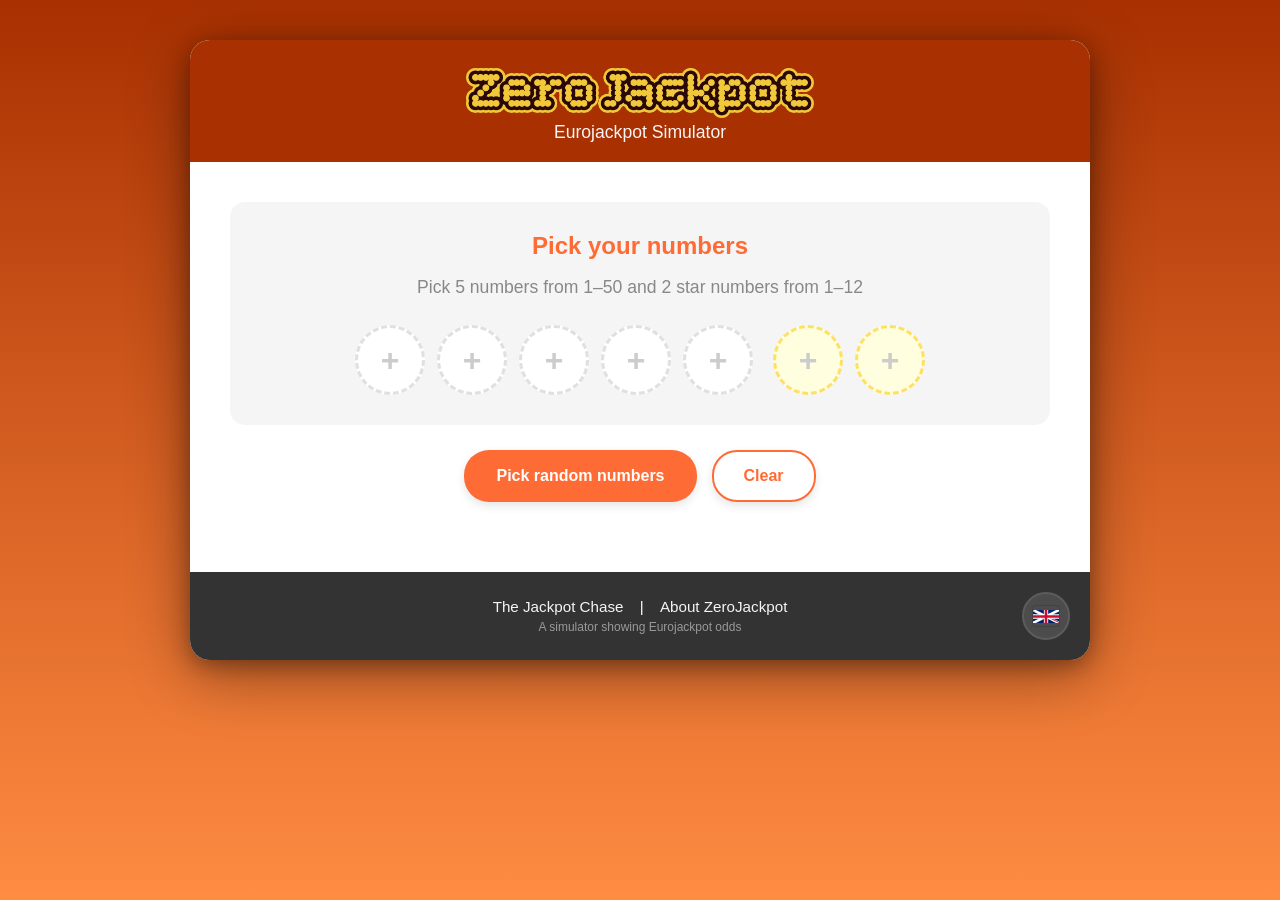
<file: index.html>
<!DOCTYPE html>
<html lang="sv">
<head>
    <meta charset="UTF-8">
    <meta name="viewport" content="width=device-width, initial-scale=1.0">
    
    <!-- Favicon: SVG för moderna webbläsare, PNG som fallback, högupplöst för Apple/hemskärm -->
    <link rel="icon" href="grafik/favicon/01favicon.svg" type="image/svg+xml">
    <link rel="icon" href="grafik/favicon/01favicon.png" type="image/png">
    <link rel="apple-touch-icon" sizes="180x180" href="grafik/manifest/ios/180.png">
    <link rel="apple-touch-icon" sizes="167x167" href="grafik/manifest/ios/167.png">
    <link rel="apple-touch-icon" sizes="152x152" href="grafik/manifest/ios/152.png">
    <link rel="apple-touch-startup-image" href="grafik/manifest/apple-splash-1170x2532.png" media="(device-width: 390px) and (device-height: 844px) and (-webkit-device-pixel-ratio: 3) and (orientation: portrait)">
    <link rel="apple-touch-startup-image" href="grafik/manifest/apple-splash-1284x2778.png" media="(device-width: 428px) and (device-height: 926px) and (-webkit-device-pixel-ratio: 3) and (orientation: portrait)">
    <link rel="apple-touch-startup-image" href="grafik/manifest/apple-splash-1170x2532.png">
    <link rel="manifest" href="manifest.webmanifest">
    <meta name="theme-color" content="#a83001">
    <meta name="apple-mobile-web-app-capable" content="yes">
    <meta name="apple-mobile-web-app-title" content="ZeroJackpot">
    
    <title>ZeroJackpot - Eurojackpot Simulator</title>
    
    <!-- SEO Meta Tags -->
    <meta name="description" content="ZeroJackpot - Gratis Eurojackpot simulator som visar oddsen i verkligheten. Simulera miljontals dragningar på sekunder och se varför lotteri nästan aldrig lönar sig.">
    <meta name="keywords" content="eurojackpot simulator, lotteri odds, eurojackpot sannolikhet, lotteri kalkylator, svenska spel, lotteri simulator">
    <link rel="canonical" href="https://delit.github.io/zerojackpot/">
    
    <!-- Open Graph / Social Media -->
    <meta property="og:title" content="ZeroJackpot - Eurojackpot Simulator">
    <meta property="og:description" content="Simulera miljontals Eurojackpot-dragningar på sekunder. Se oddsen i verkligheten och förstå varför chansen att vinna är nästan obefintlig.">
    <meta property="og:type" content="website">
    <meta property="og:url" content="https://delit.github.io/zerojackpot/">
    <meta property="og:locale" content="sv_SE">
    
    <!-- Twitter Card -->
    <meta name="twitter:card" content="summary_large_image">
    <meta name="twitter:title" content="ZeroJackpot - Eurojackpot Simulator">
    <meta name="twitter:description" content="Simulera miljontals dragningar och se oddsen i verkligheten">
    
    <!-- Language (URL per språk för SEO; sv = utan query) -->
    <link rel="alternate" hreflang="sv" href="https://delit.github.io/zerojackpot/">
    <link rel="alternate" hreflang="en" href="https://delit.github.io/zerojackpot/?lang=en">
    <link rel="alternate" hreflang="de" href="https://delit.github.io/zerojackpot/?lang=de">
    <link rel="alternate" hreflang="es" href="https://delit.github.io/zerojackpot/?lang=es">
    <link rel="alternate" hreflang="x-default" href="https://delit.github.io/zerojackpot/">
    
    <!-- Structured Data (ifylls av i18n.js enligt språk/valuta) -->
    <script type="application/ld+json" id="app-jsonld">{}</script>
    <link rel="preconnect" href="https://fonts.googleapis.com">
    <link rel="preconnect" href="https://fonts.gstatic.com" crossorigin>
    <link href="https://fonts.googleapis.com/css2?family=Bitcount+Grid+Single:wght@400;700&display=swap" rel="stylesheet">
    
    <!-- Preload Critical Resources -->
    <link rel="preload" href="css/styles.css" as="style">
    <link rel="preload" href="js/app.js" as="script">
    
    <link rel="stylesheet" href="css/styles.css">
    <link rel="stylesheet" href="css/mobile.css">
</head>
<body>
    <div class="container">
        <header>
            <a href="index.html" class="header-logo-link" data-i18n="common.headerLogoAria" data-i18n-attr="aria-label" aria-label="ZeroJackpot">
                <img src="grafik/01logo-zero-jackpot@2x.png" alt="ZeroJackpot" class="header-logo" width="1178" height="132" decoding="async">
            </a>
            <p class="subtitle" data-i18n="common.subtitle">Eurojackpot Simulator</p>
        </header>

        <main>
            <section class="selection-panel">
                <div class="selection-group">
                    <h2 class="section-title" data-i18n="home.pickRow">Välj lottorad</h2>
                    <div class="instructions-inline">
                        <p>
                            <span class="desktop-text" data-i18n="home.instrDesktop">Välj 5 nummer mellan 1 och 50 samt 2 stjärnnummer mellan 1 och 12</span>
                            <span class="mobile-text"><span data-i18n="home.instrMobileLine1">Välj 5 nummer mellan 1 och 50</span><br><span data-i18n="home.instrMobileLine2">Välj 2 stjärnnummer mellan 1 och 12</span></span>
                        </p>
                    </div>
                    
                    <div class="number-slots-container">
                        <div class="number-slots" id="mainSlots">
                            <button class="number-slot empty" data-slot="0" data-type="main">+</button>
                            <button class="number-slot empty" data-slot="1" data-type="main">+</button>
                            <button class="number-slot empty" data-slot="2" data-type="main">+</button>
                            <button class="number-slot empty" data-slot="3" data-type="main">+</button>
                            <button class="number-slot empty" data-slot="4" data-type="main">+</button>
                        </div>
                        
                        <div class="number-slots" id="starSlots">
                            <button class="number-slot empty star" data-slot="0" data-type="star">+</button>
                            <button class="number-slot empty star" data-slot="1" data-type="star">+</button>
                        </div>
                    </div>
                </div>

                <div class="action-buttons">
                    <button class="btn btn-secondary" id="generateBtn" data-i18n="home.btnRandom">Slumpa nummer</button>
                    <button class="btn btn-primary" id="resetBtn" data-i18n="home.btnClear">Rensa val</button>
                </div>
            </section>

            <div class="number-picker-modal" id="numberPicker" style="display: none;">
                <div class="modal-overlay" id="modalOverlay"></div>
                <div class="modal-content">
                    <h3 id="pickerTitle" data-i18n="home.pickerDefaultTitle">Välj ett nummer</h3>
                    <div class="picker-grid" id="pickerGrid"></div>
                    <button class="btn btn-secondary" id="closePickerBtn" data-i18n="home.btnClose">Stäng</button>
                </div>
            </div>

            <section class="simulation-panel inactive">
                <h2 data-i18n="home.simHeading">Simulera antal dragningar</h2>
                
                <div class="simulation-buttons">
                    <button class="btn btn-sim" id="sim100" disabled data-i18n="home.sim100">100 st</button>
                    <button class="btn btn-sim" id="sim1000" disabled data-i18n="home.sim1000">1 000 st</button>
                    <button class="btn btn-sim" id="sim10000" disabled data-i18n="home.sim10000">10 000 st</button>
                    <button class="btn btn-sim" id="sim100000" disabled data-i18n="home.sim100000">100 000 st</button>
                    <button class="btn btn-sim" id="sim1000000" disabled data-i18n="home.sim1000000">1 000 000 st</button>
                    <button class="btn btn-sim" id="sim10000000" disabled data-i18n="home.sim10000000">10 000 000 st</button>
                </div>

                <div class="progress-container" id="progressContainer" style="display: none;">
                    <div class="progress-bar">
                        <div class="progress-fill" id="progressFill"></div>
                    </div>
                    <p class="progress-text" id="progressText">0%</p>
                </div>
            </section>

            <section class="results-panel" id="resultsPanel" style="display: none;">
                <h2 data-i18n="home.resultsHeading">Resultat</h2>
                
                <div class="summary-cards">
                    <div class="summary-card">
                        <span class="card-label" data-i18n="home.labelTotalDraws">Antal dragningar</span>
                        <span class="card-value" id="totalDraws">0</span>
                    </div>
                    <div class="summary-card">
                        <span class="card-label" data-i18n="home.labelTotalCost">Total kostnad</span>
                        <span class="card-value" id="totalCost">0 kr</span>
                    </div>
                    <div class="summary-card">
                        <span class="card-label" data-i18n="home.labelTotalWin">Total vinst</span>
                        <span class="card-value" id="totalWin">0 kr</span>
                    </div>
                    <div class="summary-card highlight">
                        <span class="card-label" data-i18n="home.labelNet">Netto resultat</span>
                        <span class="card-value" id="netResult">0 kr</span>
                    </div>
                </div>

                <div class="results-table-container">
                    <h2 data-i18n="home.winDistHeading">Vinstfördelning</h2>
                    <table class="results-table" id="resultsTable">
                        <thead>
                            <tr>
                                <th data-i18n="home.thMatch">Antal rätt</th>
                                <th data-i18n="home.thCount">Antal</th>
                                <th data-i18n="home.thPrizePer">Vinst per rad</th>
                                <th data-i18n="home.thTotalWin">Total vinst</th>
                            </tr>
                        </thead>
                        <tbody id="resultsBody">
                        </tbody>
                    </table>
                </div>

                <div class="best-result" id="bestResult" style="display: none;">
                    <h2 id="bestResultTitle" data-i18n="home.bestDrawHeading">Bästa dragning</h2>
                    <div class="best-result-content" id="bestResultContent"></div>
                </div>

                <div class="investment-comparison" id="investmentComparison" style="display: none;">
                    <h2 data-i18n="home.investHeading">Om du investerat istället</h2>
                    <div class="investment-content">
                        <p class="investment-description"></p>
                        <div class="investment-cards">
                            <div class="investment-card">
                                <span class="card-label" data-i18n="home.labelInvested">Investerat belopp</span>
                                <span class="card-value" id="investedAmount">0 kr</span>
                            </div>
                            <div class="investment-card">
                                <span class="card-label" data-i18n="home.labelValueAfter">Värde efter ränta</span>
                                <span class="card-value" id="investmentValue">0 kr</span>
                            </div>
                            <div class="investment-card">
                                <span class="card-label" data-i18n="home.labelInvestProfit">Vinst på investering</span>
                                <span class="card-value" id="investmentProfit">0 kr</span>
                            </div>
                            <div class="investment-card comparison-card">
                                <span class="card-label" id="comparisonLabel" data-i18n="home.labelDiff">Skillnad</span>
                                <span class="card-value" id="comparisonValue">0 kr</span>
                            </div>
                        </div>
                    </div>
                </div>
            </section>

            <section class="promo-section" id="promoSection" style="display: none;">
                <div class="promo-card">
                    <h2 data-i18n="home.promoTitle">Jakten på Jackpotten</h2>
                    <p data-i18n="home.promoText">En ny dragning varje sekund. Hur många år krävs det för Eurojackpot?</p>
                    <a href="jackpot.html" class="btn btn-promo"><span class="btn-promo-play" aria-hidden="true">▶</span><span data-i18n="home.promoBtn">Se Live-simuleringen</span></a>
                </div>
            </section>
        </main>

        <footer>
            <div class="footer-inner">
                <div class="footer-lang-spacer" aria-hidden="true"></div>
                <div class="footer-copy">
                    <p class="footer-links"><a href="jackpot.html" class="footer-link" data-i18n="common.footerJakten">Jakten på Jackpotten</a> | <a href="about.html" class="footer-link" data-i18n="common.footerAbout">Om ZeroJackpot</a></p>
                    <p class="footer-description" data-i18n="common.footerTagline">En simulator för att visa sannolikheten i Eurojackpot</p>
                </div>
                <div class="footer-lang" data-footer-lang>
                <button type="button" class="footer-lang-trigger" aria-expanded="false" aria-haspopup="menu" aria-controls="footer-lang-menu" data-i18n="common.langLabel" data-i18n-attr="aria-label">
                    <span class="footer-lang-current" data-footer-lang-current aria-hidden="true"><img class="footer-lang-flag-img" src="grafik/flags/sv.svg" alt="" width="28" height="21" decoding="async"></span>
                </button>
                <div class="footer-lang-dropdown" id="footer-lang-menu" role="menu">
                    <button type="button" class="footer-lang-opt" role="menuitem" data-lang-set="sv"><img class="footer-lang-flag-img" src="grafik/flags/sv.svg" alt="" width="28" height="21" decoding="async"><span class="footer-lang-name" data-i18n="common.langNameSv">Svenska</span></button>
                    <button type="button" class="footer-lang-opt" role="menuitem" data-lang-set="en"><img class="footer-lang-flag-img" src="grafik/flags/gb.svg" alt="" width="28" height="21" decoding="async"><span class="footer-lang-name" data-i18n="common.langNameEn">English</span></button>
                    <button type="button" class="footer-lang-opt" role="menuitem" data-lang-set="de"><img class="footer-lang-flag-img" src="grafik/flags/de.svg" alt="" width="28" height="21" decoding="async"><span class="footer-lang-name" data-i18n="common.langNameDe">Deutsch</span></button>
                    <button type="button" class="footer-lang-opt" role="menuitem" data-lang-set="es"><img class="footer-lang-flag-img" src="grafik/flags/es.svg" alt="" width="28" height="21" decoding="async"><span class="footer-lang-name" data-i18n="common.langNameEs">Español</span></button>
                </div>
            </div>
            </div>
        </footer>
    </div>

    <script src="js/logic.js"></script>
    <script src="js/i18n.js"></script>
    <script src="js/app.js"></script>
    <script src="js/pwa-register.js?v=14"></script>
</body>
</html>
</file>
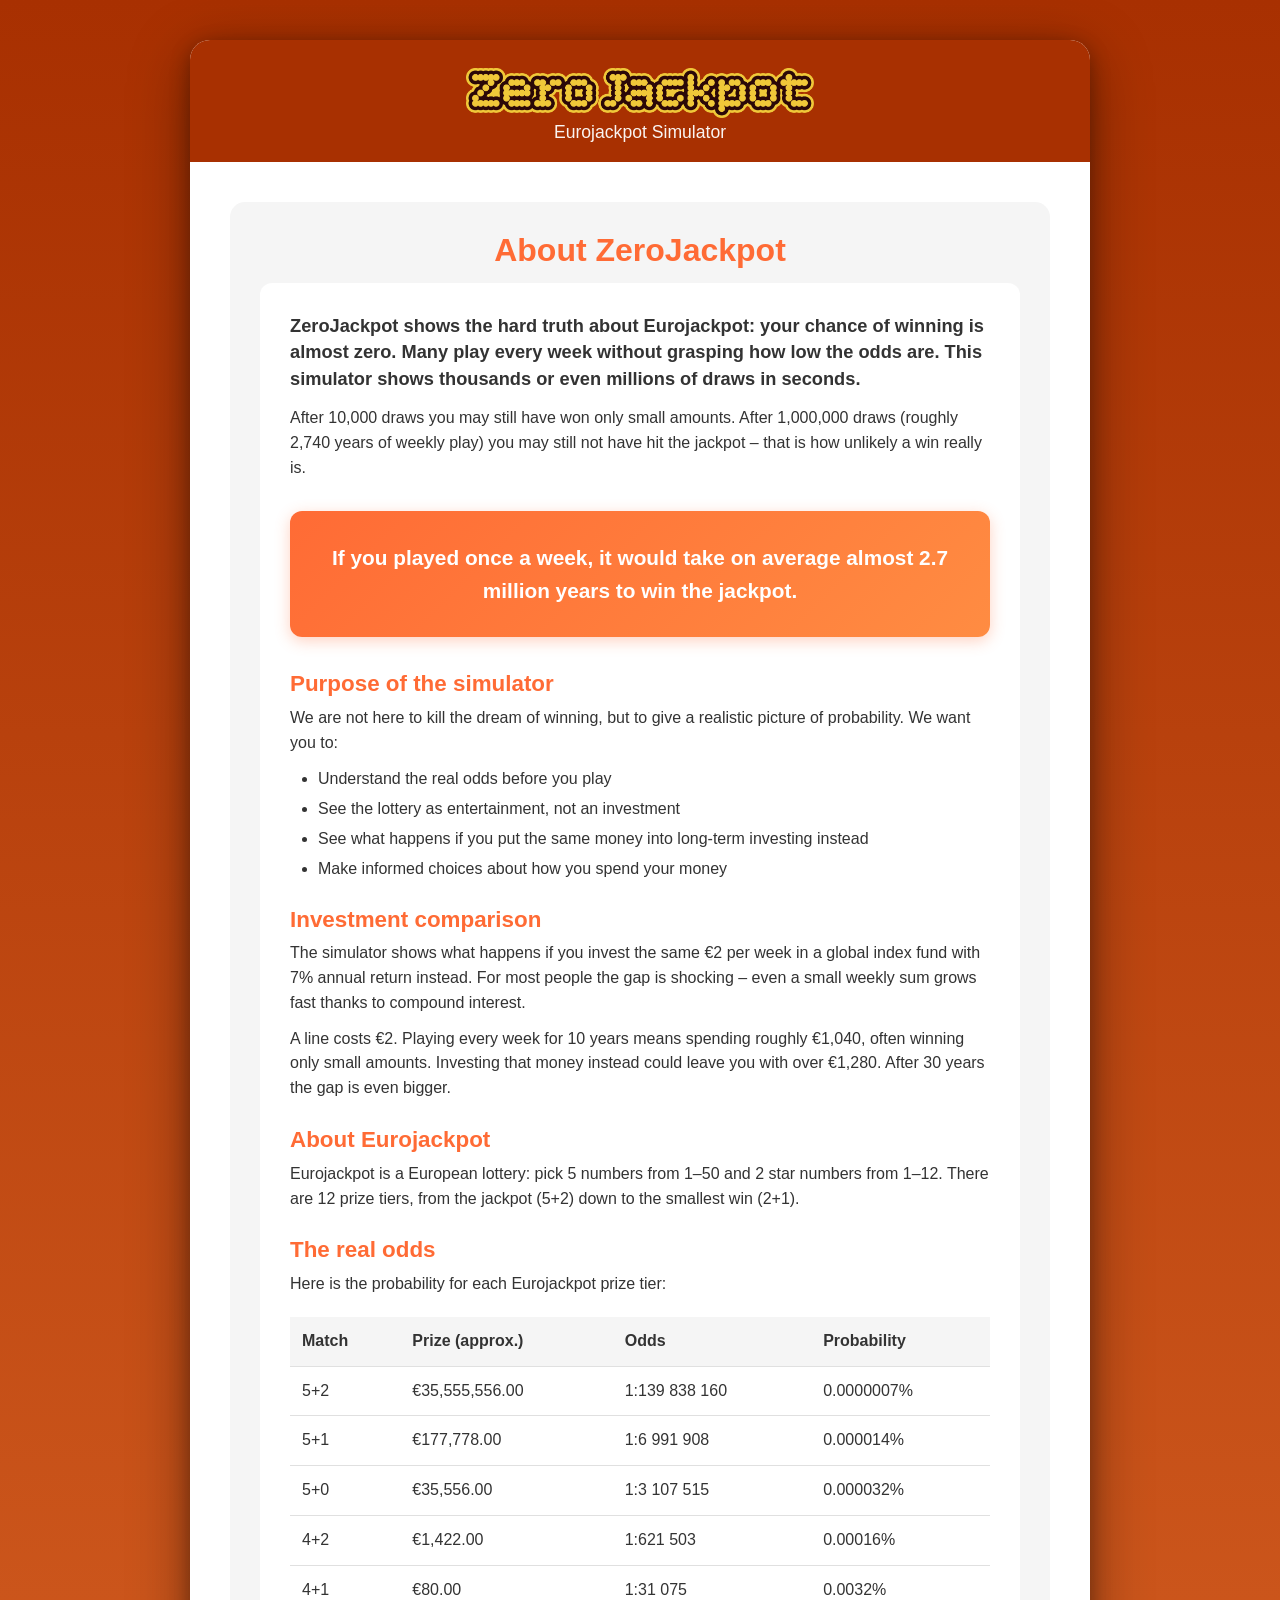
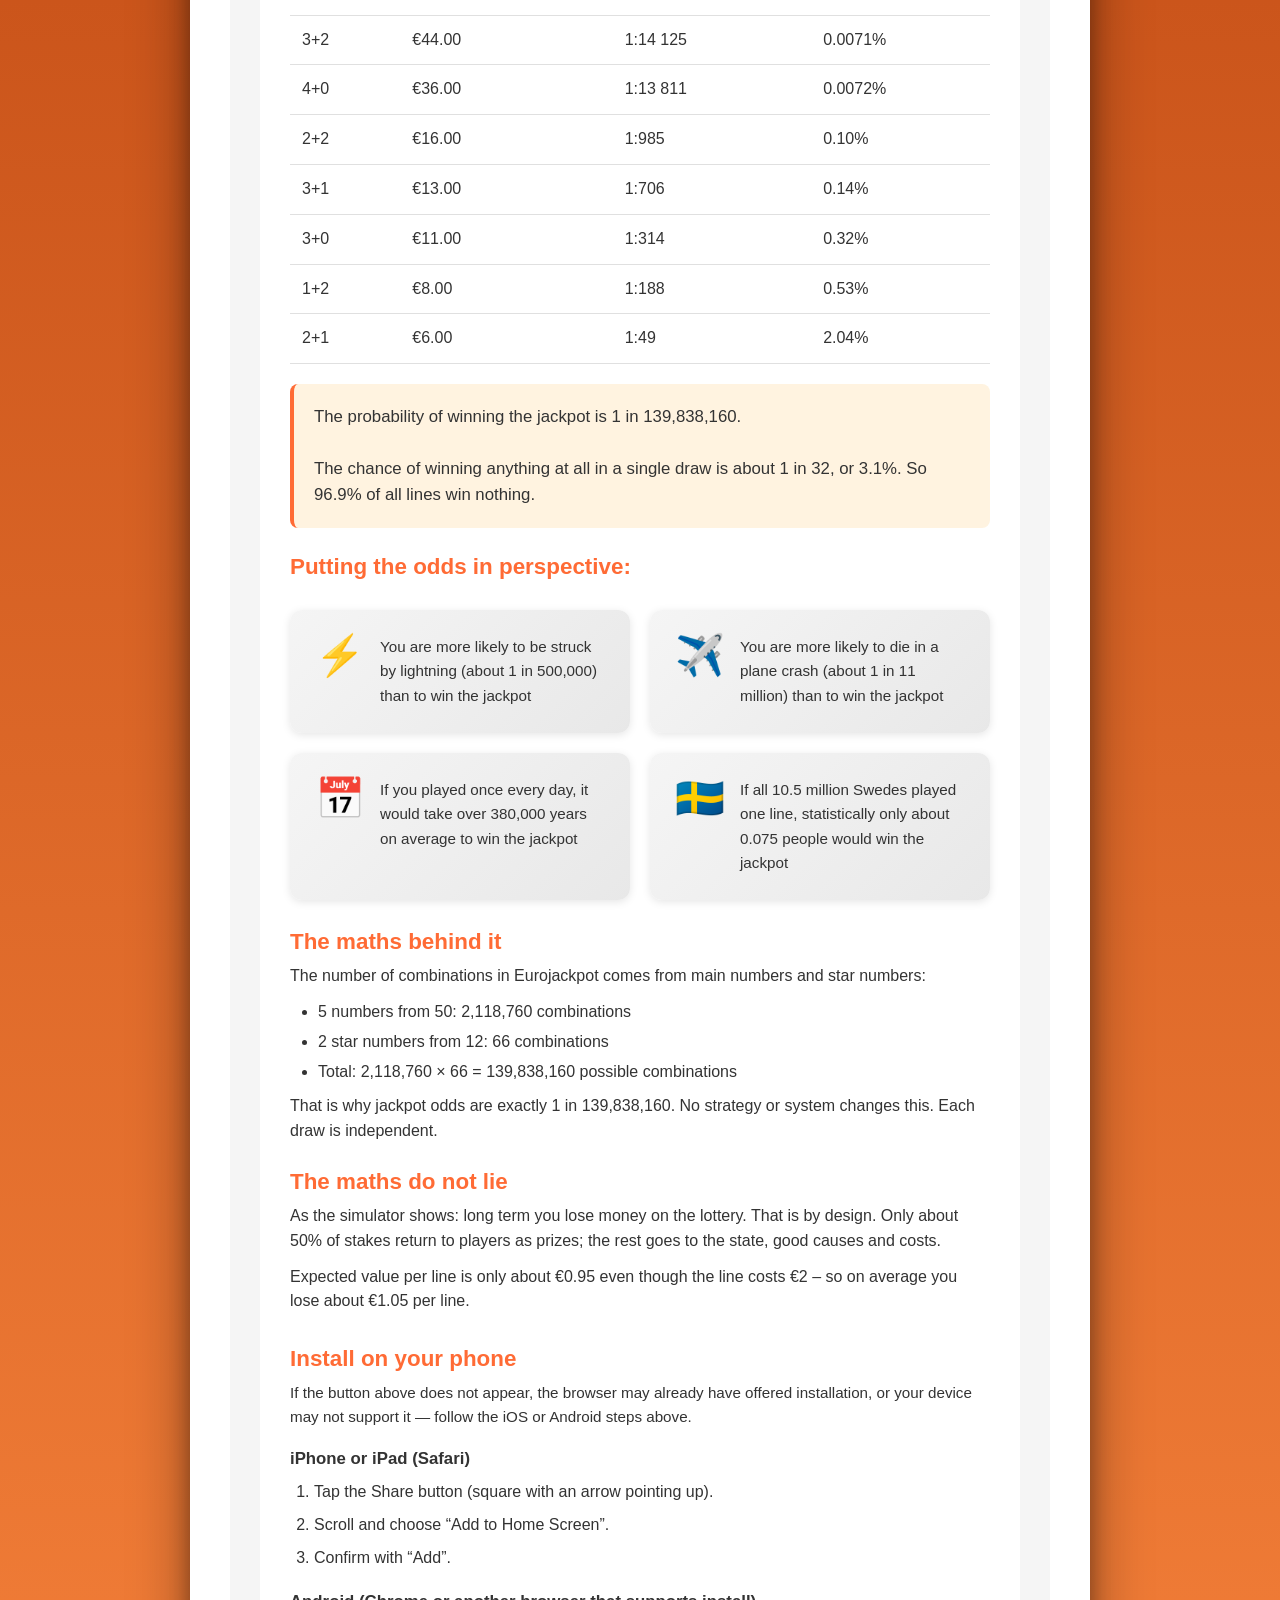
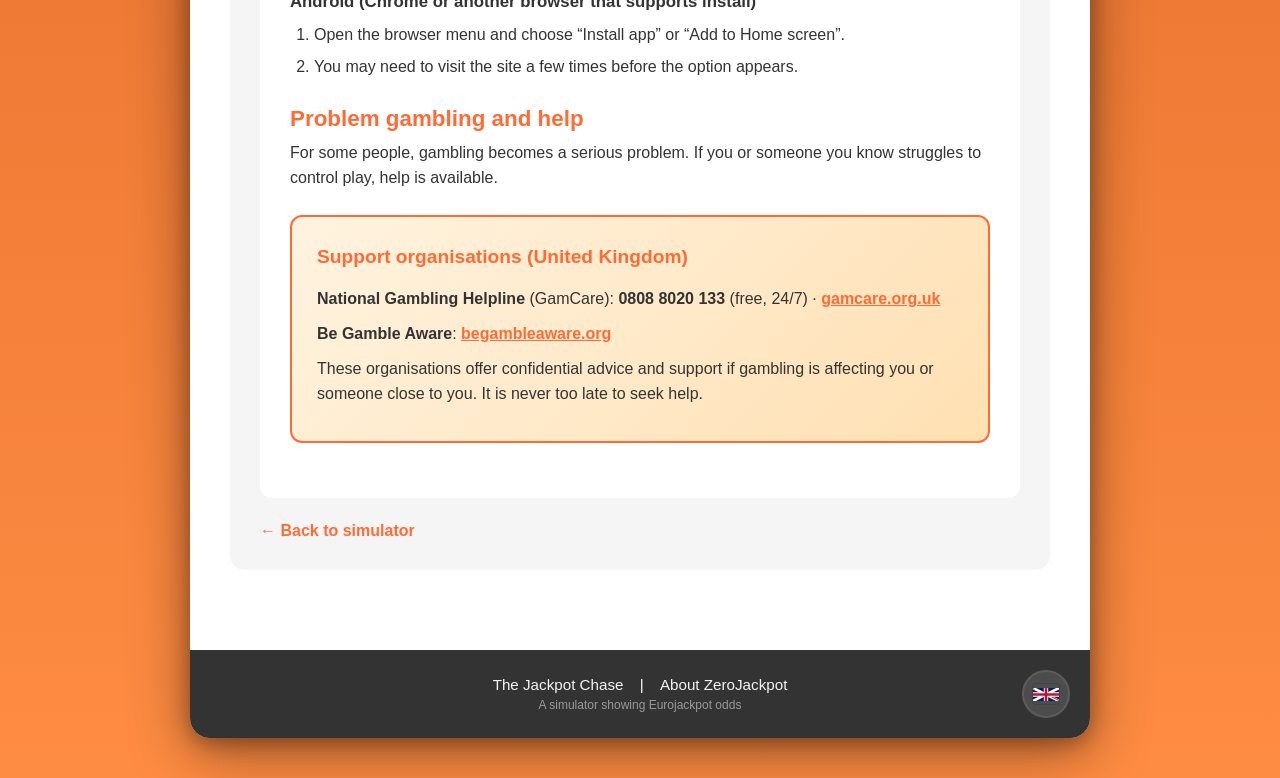
<file: about.html>
<!DOCTYPE html>
<html lang="sv">
<head>
    <meta charset="UTF-8">
    <meta name="viewport" content="width=device-width, initial-scale=1.0">
    
    <!-- Favicon: SVG för moderna webbläsare, PNG som fallback, högupplöst för Apple/hemskärm -->
    <link rel="icon" href="grafik/favicon/01favicon.svg" type="image/svg+xml">
    <link rel="icon" href="grafik/favicon/01favicon.png" type="image/png">
    <link rel="apple-touch-icon" sizes="180x180" href="grafik/manifest/ios/180.png">
    <link rel="apple-touch-icon" sizes="167x167" href="grafik/manifest/ios/167.png">
    <link rel="apple-touch-icon" sizes="152x152" href="grafik/manifest/ios/152.png">
    <link rel="apple-touch-startup-image" href="grafik/manifest/apple-splash-1170x2532.png" media="(device-width: 390px) and (device-height: 844px) and (-webkit-device-pixel-ratio: 3) and (orientation: portrait)">
    <link rel="apple-touch-startup-image" href="grafik/manifest/apple-splash-1284x2778.png" media="(device-width: 428px) and (device-height: 926px) and (-webkit-device-pixel-ratio: 3) and (orientation: portrait)">
    <link rel="apple-touch-startup-image" href="grafik/manifest/apple-splash-1170x2532.png">
    <link rel="manifest" href="manifest.webmanifest">
    <meta name="theme-color" content="#a83001">
    <meta name="apple-mobile-web-app-capable" content="yes">
    <meta name="apple-mobile-web-app-title" content="ZeroJackpot">
    
    <title>Om ZeroJackpot - Förstå Eurojackpot Oddsen</title>
    
    <!-- SEO Meta Tags -->
    <meta name="description" content="Förstå oddsen i Eurojackpot. Chansen att vinna jackpotten är 1 på 139 838 160. Se matematiken bakom och varför investeringar ger bättre avkastning än lotteri.">
    <meta name="keywords" content="eurojackpot odds, lotteri sannolikhet, lotteri vs investering, eurojackpot chans, lotteri matematik">
    <link rel="canonical" href="https://delit.github.io/zerojackpot/about.html">
    
    <!-- Open Graph / Social Media -->
    <meta property="og:title" content="Om ZeroJackpot - Förstå Eurojackpot Oddsen">
    <meta property="og:description" content="Om du spelade en gång per vecka skulle det ta i genomsnitt nästan 2,7 miljoner år innan du vinner jackpotten. Förstå matematiken bakom lotteri.">
    <meta property="og:type" content="article">
    <meta property="og:url" content="https://delit.github.io/zerojackpot/about.html">
    <meta property="og:locale" content="sv_SE">
    
    <!-- Twitter Card -->
    <meta name="twitter:card" content="summary">
    <meta name="twitter:title" content="Om ZeroJackpot - Förstå Eurojackpot Oddsen">
    <meta name="twitter:description" content="Chansen att vinna Eurojackpot jackpotten är 1 på 139 838 160. Förstå matematiken bakom.">
    
    <!-- Language (URL per språk för SEO) -->
    <link rel="alternate" hreflang="sv" href="https://delit.github.io/zerojackpot/about.html">
    <link rel="alternate" hreflang="en" href="https://delit.github.io/zerojackpot/about.html?lang=en">
    <link rel="alternate" hreflang="de" href="https://delit.github.io/zerojackpot/about.html?lang=de">
    <link rel="alternate" hreflang="es" href="https://delit.github.io/zerojackpot/about.html?lang=es">
    <link rel="alternate" hreflang="x-default" href="https://delit.github.io/zerojackpot/about.html">
    
    <!-- FAQ Structured Data (ifylls av i18n.js) -->
    <script type="application/ld+json" id="faq-jsonld">{}</script>
    <link rel="preconnect" href="https://fonts.googleapis.com">
    <link rel="preconnect" href="https://fonts.gstatic.com" crossorigin>
    <link href="https://fonts.googleapis.com/css2?family=Bitcount+Grid+Single:wght@400;700&display=swap" rel="stylesheet">
    
    <!-- Preload Critical Resources -->
    <link rel="preload" href="css/styles.css" as="style">
    
    <link rel="stylesheet" href="css/styles.css">
    <link rel="stylesheet" href="css/mobile.css">
</head>
<body>
    <div class="container">
        <header>
            <a href="index.html" class="header-logo-link" data-i18n="common.headerLogoAria" data-i18n-attr="aria-label" aria-label="ZeroJackpot">
                <img src="grafik/01logo-zero-jackpot@2x.png" alt="ZeroJackpot" class="header-logo" width="1178" height="132" decoding="async">
            </a>
            <p class="subtitle" data-i18n="common.subtitle">Eurojackpot Simulator</p>
        </header>

        <main>
            <section class="about-section">
                <h2 data-i18n="about.h2">Om ZeroJackpot</h2>

                <div class="about-content">
                    <p class="about-ingress" data-i18n="about.intro1"></p>
                    <p data-i18n="about.intro2"></p>

                    <blockquote class="highlight-quote" data-i18n="about.quote"></blockquote>

                    <h3 data-i18n="about.purposeH"></h3>
                    <p data-i18n="about.purposeP"></p>
                    <ul>
                        <li data-i18n="about.purposeLi1"></li>
                        <li data-i18n="about.purposeLi2"></li>
                        <li data-i18n="about.purposeLi3"></li>
                        <li data-i18n="about.purposeLi4"></li>
                    </ul>

                    <h3 data-i18n="about.investH"></h3>
                    <p data-i18n="about.investP1"></p>
                    <p data-i18n="about.investP2"></p>

                    <h3 data-i18n="about.ejH"></h3>
                    <p data-i18n="about.ejP"></p>

                    <h3 data-i18n="about.oddsH"></h3>
                    <p data-i18n="about.oddsIntro"></p>
                    
                    <div class="odds-table-container">
                        <table class="odds-table">
                            <thead>
                                <tr>
                                    <th data-i18n="about.thRight"></th>
                                    <th data-i18n="about.thPrizeApprox"></th>
                                    <th data-i18n="about.thOdds"></th>
                                    <th data-i18n="about.thProb"></th>
                                </tr>
                            </thead>
                            <tbody id="oddsTableBody"></tbody>
                        </table>
                    </div>

                    <p class="odds-summary" data-i18n="about.oddsSummary"></p>

                    <h3 data-i18n="about.perspH"></h3>
                    
                    <div class="perspective-grid">
                        <div class="perspective-card">
                            <div class="perspective-icon">⚡</div>
                            <div class="perspective-text" data-i18n="about.persp1"></div>
                        </div>
                        <div class="perspective-card">
                            <div class="perspective-icon">✈️</div>
                            <div class="perspective-text" data-i18n="about.persp2"></div>
                        </div>
                        <div class="perspective-card">
                            <div class="perspective-icon">📅</div>
                            <div class="perspective-text" data-i18n="about.persp3"></div>
                        </div>
                        <div class="perspective-card">
                            <div class="perspective-icon">🇸🇪</div>
                            <div class="perspective-text" data-i18n="about.persp4"></div>
                        </div>
                    </div>

                    <h3 data-i18n="about.mathH"></h3>
                    <p data-i18n="about.mathP1"></p>
                    <ul>
                        <li data-i18n="about.mathLi1"></li>
                        <li data-i18n="about.mathLi2"></li>
                        <li data-i18n="about.mathLi3"></li>
                    </ul>
                    <p data-i18n="about.mathP2"></p>

                    <h3 data-i18n="about.truthH"></h3>
                    <p data-i18n="about.truthP1"></p>
                    <p data-i18n="about.truthP2"></p>

                    <div id="about-pwa-download" class="about-pwa-box download-pwa-section">
                        <h3 id="download-zerojackpot" data-i18n="about.downloadH"></h3>
                        <div class="about-pwa-cta-row">
                            <button type="button" class="btn btn-secondary about-pwa-android-link" data-pwa-android-cta hidden data-i18n="about.downloadAndroidLink"></button>
                        </div>
                        <p id="pwa-install-browser-note" data-i18n="about.downloadInstallBrowserNote"></p>
                        <div data-pwa-instructions>
                            <h4 id="download-ios-steps" data-i18n="about.downloadIosH"></h4>
                            <ol class="download-pwa-steps">
                                <li data-i18n="about.downloadIos1"></li>
                                <li data-i18n="about.downloadIos2"></li>
                                <li data-i18n="about.downloadIos3"></li>
                            </ol>
                            <h4 id="download-android-steps" data-i18n="about.downloadAndroidH"></h4>
                            <ol class="download-pwa-steps">
                                <li data-i18n="about.downloadAndroid1"></li>
                                <li data-i18n="about.downloadAndroid2"></li>
                            </ol>
                        </div>
                        <p id="pwa-standalone-note" hidden data-i18n="about.downloadStandaloneP"></p>
                    </div>

                    <h3 data-i18n="about.gambleH"></h3>
                    <p data-i18n="about.gambleP"></p>
                    <div class="help-box">
                        <h4 data-i18n="about.helpH"></h4>
                        <div class="help-resources" data-i18n-html="about.helpResources"></div>
                        <p data-i18n="about.helpP2"></p>
                    </div>

                </div>

                <div class="nav-link nav-link--about-bottom">
                    <a href="index.html" class="back-link" data-i18n="about.backLink">← Tillbaka till simulatorn</a>
                </div>
            </section>
        </main>

        <footer>
            <div class="footer-inner">
                <div class="footer-lang-spacer" aria-hidden="true"></div>
                <div class="footer-copy">
                    <p class="footer-links"><a href="jackpot.html" class="footer-link" data-i18n="common.footerJakten">Jakten på Jackpotten</a> | <a href="about.html" class="footer-link" data-i18n="common.footerAbout">Om ZeroJackpot</a></p>
                    <p class="footer-description" data-i18n="common.footerTagline">En simulator för att visa sannolikheten i Eurojackpot</p>
                </div>
                <div class="footer-lang" data-footer-lang>
                <button type="button" class="footer-lang-trigger" aria-expanded="false" aria-haspopup="menu" aria-controls="footer-lang-menu-about" data-i18n="common.langLabel" data-i18n-attr="aria-label">
                    <span class="footer-lang-current" data-footer-lang-current aria-hidden="true"><img class="footer-lang-flag-img" src="grafik/flags/sv.svg" alt="" width="28" height="21" decoding="async"></span>
                </button>
                <div class="footer-lang-dropdown" id="footer-lang-menu-about" role="menu">
                    <button type="button" class="footer-lang-opt" role="menuitem" data-lang-set="sv"><img class="footer-lang-flag-img" src="grafik/flags/sv.svg" alt="" width="28" height="21" decoding="async"><span class="footer-lang-name" data-i18n="common.langNameSv">Svenska</span></button>
                    <button type="button" class="footer-lang-opt" role="menuitem" data-lang-set="en"><img class="footer-lang-flag-img" src="grafik/flags/gb.svg" alt="" width="28" height="21" decoding="async"><span class="footer-lang-name" data-i18n="common.langNameEn">English</span></button>
                    <button type="button" class="footer-lang-opt" role="menuitem" data-lang-set="de"><img class="footer-lang-flag-img" src="grafik/flags/de.svg" alt="" width="28" height="21" decoding="async"><span class="footer-lang-name" data-i18n="common.langNameDe">Deutsch</span></button>
                    <button type="button" class="footer-lang-opt" role="menuitem" data-lang-set="es"><img class="footer-lang-flag-img" src="grafik/flags/es.svg" alt="" width="28" height="21" decoding="async"><span class="footer-lang-name" data-i18n="common.langNameEs">Español</span></button>
                </div>
            </div>
            </div>
        </footer>
    </div>
    <script src="js/logic.js"></script>
    <script src="js/i18n.js"></script>
    <script src="js/pwa-register.js?v=14"></script>
</body>
</html>
</file>
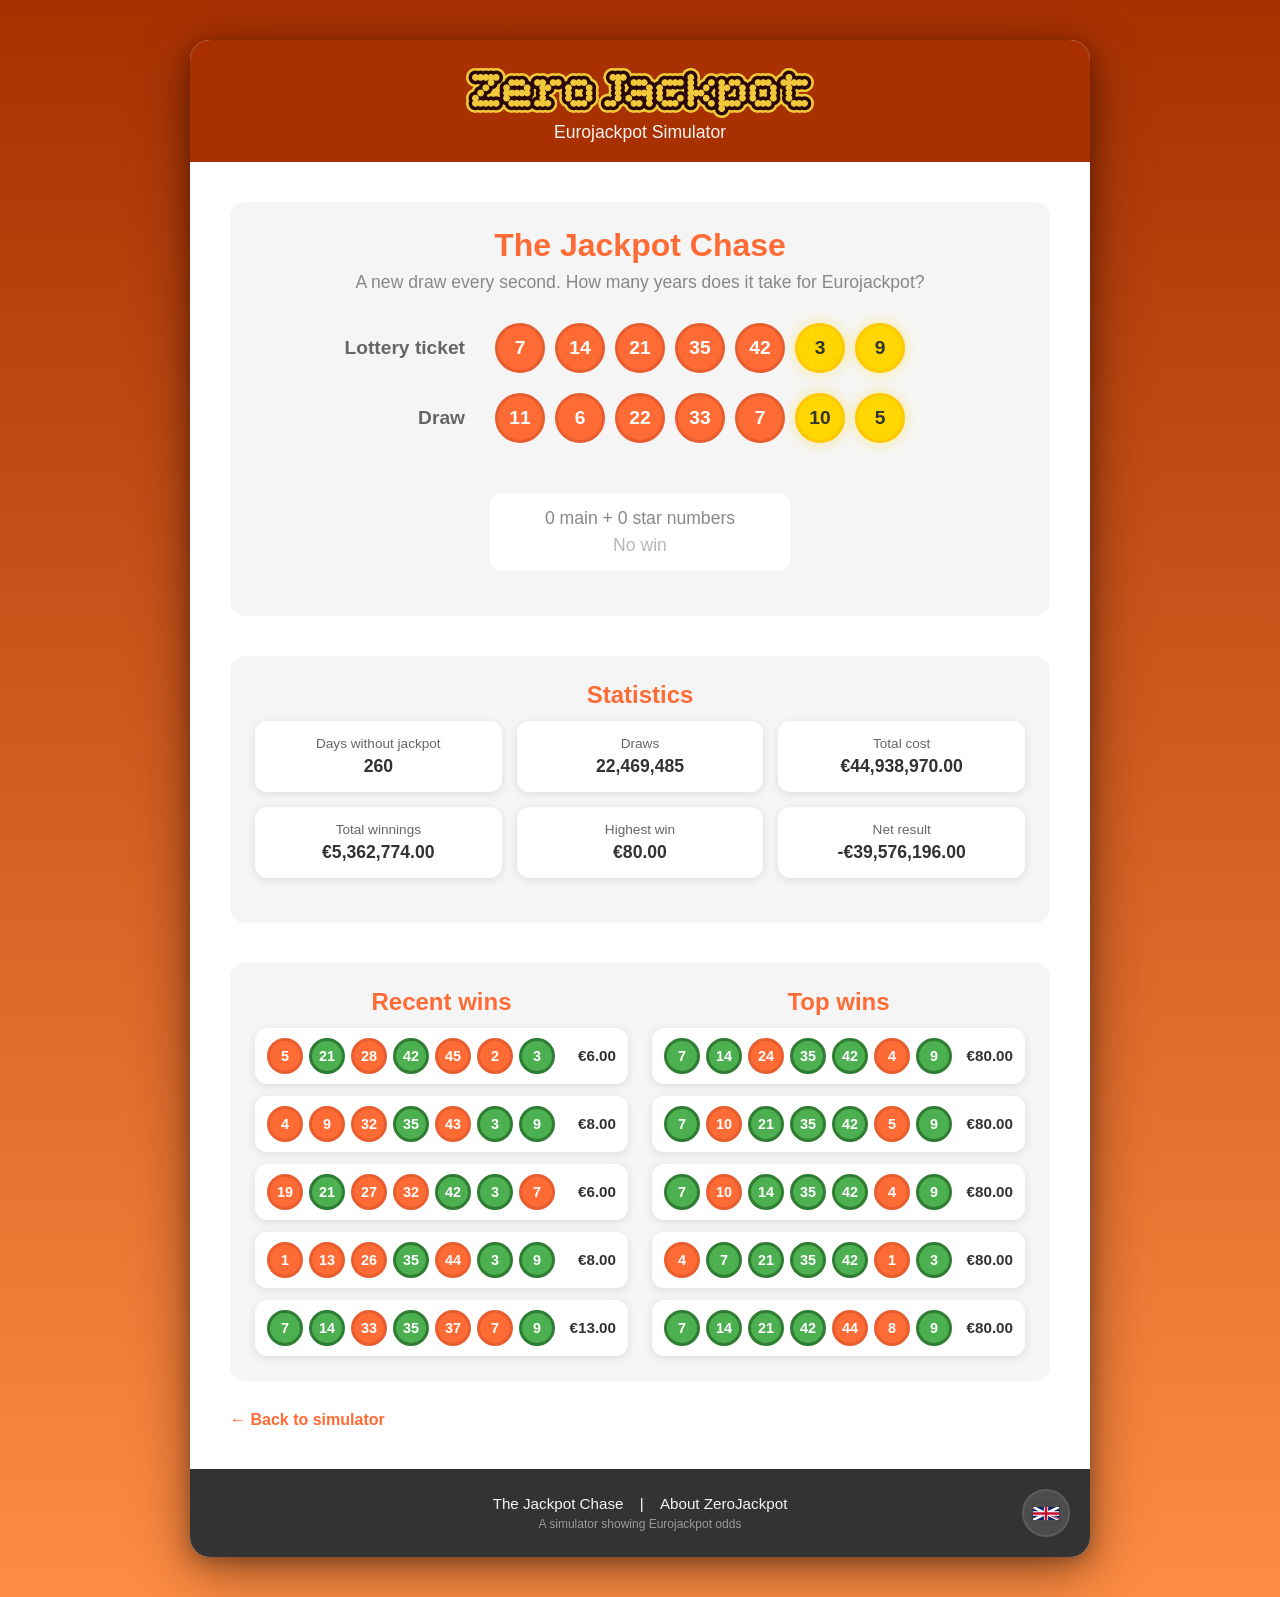
<file: jackpot.html>
<!DOCTYPE html>
<html lang="sv">
<head>
    <meta charset="UTF-8">
    <meta name="viewport" content="width=device-width, initial-scale=1.0">
    
    <!-- Favicon: SVG för moderna webbläsare, PNG som fallback, högupplöst för Apple/hemskärm -->
    <link rel="icon" href="grafik/favicon/01favicon.svg" type="image/svg+xml">
    <link rel="icon" href="grafik/favicon/01favicon.png" type="image/png">
    <link rel="apple-touch-icon" sizes="180x180" href="grafik/manifest/ios/180.png">
    <link rel="apple-touch-icon" sizes="167x167" href="grafik/manifest/ios/167.png">
    <link rel="apple-touch-icon" sizes="152x152" href="grafik/manifest/ios/152.png">
    <link rel="apple-touch-startup-image" href="grafik/manifest/apple-splash-1170x2532.png" media="(device-width: 390px) and (device-height: 844px) and (-webkit-device-pixel-ratio: 3) and (orientation: portrait)">
    <link rel="apple-touch-startup-image" href="grafik/manifest/apple-splash-1284x2778.png" media="(device-width: 428px) and (device-height: 926px) and (-webkit-device-pixel-ratio: 3) and (orientation: portrait)">
    <link rel="apple-touch-startup-image" href="grafik/manifest/apple-splash-1170x2532.png">
    <link rel="manifest" href="manifest.webmanifest">
    <meta name="theme-color" content="#a83001">
    <meta name="apple-mobile-web-app-capable" content="yes">
    <meta name="apple-mobile-web-app-title" content="ZeroJackpot">
    
    <title>Jakten på Jackpotten - Live Eurojackpot Simulering</title>
    
    <!-- SEO Meta Tags -->
    <meta name="description" content="Live Eurojackpot-simulering - En dragning varje sekund synkroniserad för alla besökare. Se hur dagarna tickar förbi utan jackpot i realtid.">
    <meta name="keywords" content="live lotteri simulering, eurojackpot live, realtid lotteri, eurojackpot dragning">
    <link rel="canonical" href="https://delit.github.io/zerojackpot/jackpot.html">
    
    <!-- Open Graph / Social Media -->
    <meta property="og:title" content="Jakten på Jackpotten - Live Eurojackpot Simulering">
    <meta property="og:description" content="En dragning varje sekund. Se hur dagarna tickar förbi utan jackpot. Synkroniserad live-simulering för alla besökare.">
    <meta property="og:type" content="website">
    <meta property="og:url" content="https://delit.github.io/zerojackpot/jackpot.html">
    <meta property="og:locale" content="sv_SE">
    
    <!-- Twitter Card -->
    <meta name="twitter:card" content="summary">
    <meta name="twitter:title" content="Jakten på Jackpotten - Live Simulering">
    <meta name="twitter:description" content="En dragning varje sekund. Se hur dagarna tickar förbi utan jackpot.">
    
    <!-- Language -->
    <link rel="alternate" hreflang="sv" href="https://delit.github.io/zerojackpot/jackpot.html">
    <link rel="alternate" hreflang="en" href="https://delit.github.io/zerojackpot/jackpot.html?lang=en">
    <link rel="alternate" hreflang="de" href="https://delit.github.io/zerojackpot/jackpot.html?lang=de">
    <link rel="alternate" hreflang="es" href="https://delit.github.io/zerojackpot/jackpot.html?lang=es">
    <link rel="alternate" hreflang="x-default" href="https://delit.github.io/zerojackpot/jackpot.html">
    <link rel="preconnect" href="https://fonts.googleapis.com">
    <link rel="preconnect" href="https://fonts.gstatic.com" crossorigin>
    <link href="https://fonts.googleapis.com/css2?family=Bitcount+Grid+Single:wght@400;700&display=swap" rel="stylesheet">
    
    <!-- Preload Critical Resources -->
    <link rel="preload" href="css/styles.css" as="style">
    
    <link rel="stylesheet" href="css/styles.css">
    <link rel="stylesheet" href="css/mobile.css">
    <style>
        .live-ball {
            width: 50px;
            height: 50px;
            border-radius: 50%;
            display: flex;
            align-items: center;
            justify-content: center;
            font-weight: 700;
            font-size: 1.2rem;
            transition: all 0.3s ease;
        }
        
        .live-ball.main {
            background: var(--primary-orange);
            color: var(--white);
            border: 3px solid var(--dark-orange);
        }
        
        .live-ball.star {
            background: var(--star-yellow);
            color: var(--dark-gray);
            border: 3px solid #ffc800;
            box-shadow: 0 0 15px rgba(255, 215, 0, 0.4);
        }
        
        .live-ball.match {
            background: var(--success);
            border-color: #2e7d32;
            box-shadow: 0 0 20px rgba(76, 175, 80, 0.6);
            animation: pulse 0.5s ease;
        }
        
        .live-ball.star.match {
            color: var(--white);
        }
        
        .live-ball.rolling {
            animation: none;
        }
        
        @keyframes pulse {
            0%, 100% { transform: scale(1); }
            50% { transform: scale(1.1); }
        }
        
        .live-numbers-container {
            display: flex;
            gap: 10px;
            justify-content: center;
            align-items: center;
            flex-wrap: wrap;
        }
        
        .live-row {
            display: flex;
            flex-direction: column;
            gap: 10px;
            margin-bottom: 20px;
        }
        
        .live-row h2 {
            font-size: 1.2rem;
            color: #666;
        }
        
        @media (min-width: 768px) {
            .live-section {
                display: flex;
                flex-direction: column;
                align-items: center;
            }
            
            .live-row {
                flex-direction: row;
                align-items: center;
                justify-content: flex-start;
                width: 100%;
                max-width: 750px;
            }
            
            .live-row h2 {
                margin: 0;
                width: 220px;
                text-align: right;
                padding-right: 20px;
                flex-shrink: 0;
            }
            
            .live-row .live-numbers-container {
                justify-content: flex-start;
                flex: 0 0 auto;
            }
        }
        
        .live-section {
            background: var(--light-gray);
            padding: 25px;
            border-radius: 15px;
            /* Samma vertikal marginal som övriga <section> (Statistik → Vinthistorik) */
        }

        .jakten-page-intro {
            text-align: center;
            color: #888;
            font-size: 1.1rem;
            font-weight: 500;
            line-height: 1.45;
            max-width: 36em;
            margin: 0 auto 28px;
        }
        
        .live-result-box {
            text-align: center;
            padding: 15px 20px;
            background: var(--white);
            border-radius: 12px;
            margin-bottom: 20px;
            margin-top: 30px;
            width: fit-content;
            max-width: 100%;
            min-width: min(300px, 100%);
            margin-left: auto;
            margin-right: auto;
            box-sizing: border-box;
        }
        
        .live-result-match {
            font-size: 1.1rem;
            font-weight: 500;
            color: #888;
            margin: 0;
        }
        
        .live-result-win {
            font-size: 1.1rem;
            font-weight: 600;
            margin: 6px 0 0 0;
        }
        
        .live-result-win.is-loss {
            font-weight: 500;
            color: #b8b8b8;
        }
        
        .stats-grid {
            display: grid;
            grid-template-columns: repeat(2, 1fr);
            gap: 15px;
            margin-bottom: 20px;
        }
        
        @media (min-width: 768px) {
            .stats-grid {
                grid-template-columns: repeat(3, 1fr);
            }
        }
        
        .live-stat-card {
            background: var(--white);
            padding: 15px;
            border-radius: 12px;
            box-shadow: 0 2px 8px var(--shadow);
            text-align: center;
        }
        
        .live-stat-label {
            font-size: 0.85rem;
            color: #666;
            margin-bottom: 5px;
        }
        
        .live-stat-value {
            font-size: 1.4rem;
            font-weight: 700;
            color: var(--dark-gray);
        }
        @media (max-width: 767px) {
            .live-ball {
                width: 40px;
                height: 40px;
                font-size: 1rem;
            }
            
            .live-row {
                gap: 12px;
                margin-bottom: 22px;
                align-items: center;
            }
            
            .live-row h2 {
                margin: 0;
                line-height: 1.2;
                text-align: center;
                width: 100%;
            }
            
            .live-row .live-numbers-container {
                justify-content: center;
                width: 100%;
                flex-wrap: nowrap;
            }
            
            .stats-grid {
                grid-template-columns: repeat(2, 1fr);
            }
            
            .live-stat-value {
                font-size: 1.1rem;
            }
        }
        
        /* Vinthistorik (senaste / högsta) */
        .win-history-section {
            background: var(--light-gray);
            padding: 25px;
            border-radius: 15px;
            margin-bottom: 20px;
            /* Justeras av JS så långa belopp + bollar får plats på en rad, lika för alla rader */
            --win-history-amount-fs: 0.95rem;
            --win-history-ball-size: 36px;
            --win-history-ball-fs: 0.9rem;
        }
        
        /* Samma rubrikstorlek som Senaste/Högsta vinster (mobil sänker annars bara plain h2) */
        .results-panel > h2 {
            font-size: 1.5rem;
            margin-bottom: 12px;
        }
        
        .win-history-heading {
            font-size: 1.5rem;
            margin: 0 0 12px 0;
            color: var(--primary-orange);
        }
        
        .win-history-grid {
            display: grid;
            grid-template-columns: 1fr 1fr;
            gap: 24px;
            align-items: start;
        }
        
        .win-history-list {
            display: flex;
            flex-direction: column;
            gap: 12px;
        }
        
        .win-history-row {
            display: flex;
            flex-direction: row;
            align-items: center;
            justify-content: space-between;
            gap: 10px;
            flex-wrap: nowrap;
            background: var(--white);
            padding: 10px 12px;
            border-radius: 12px;
            box-shadow: 0 2px 8px var(--shadow);
        }
        
        .win-history-balls {
            display: flex;
            flex-wrap: nowrap;
            gap: 6px;
            align-items: center;
            flex: 1;
            min-width: 0;
        }
        
        .win-history-row .live-ball {
            width: var(--win-history-ball-size);
            height: var(--win-history-ball-size);
            font-size: var(--win-history-ball-fs);
            flex-shrink: 0;
        }
        
        /* Ingen pulse eller glow i vinthistoriken */
        .win-history-row .live-ball.match {
            animation: none;
            box-shadow: none;
        }
        
        /* Gröna stjärnor: vit siffra (samma läsbarhet som huvudnummer) */
        .win-history-row .live-ball.star.match {
            color: var(--white);
        }
        
        /* Stjärnor utan träff: orange som övriga missar, inte gul stjärn-stil */
        .win-history-row .live-ball.star:not(.match) {
            background: var(--primary-orange);
            color: var(--white);
            border: 3px solid var(--dark-orange);
            box-shadow: none;
        }
        
        .win-history-amount {
            font-weight: 700;
            font-size: var(--win-history-amount-fs);
            color: var(--dark-gray);
            white-space: nowrap;
            flex-shrink: 0;
            text-align: right;
            font-variant-numeric: tabular-nums;
            line-height: 1.2;
        }
        
        .win-history-empty {
            color: #888;
            font-size: 0.95rem;
            font-style: italic;
        }
        
        @media (max-width: 767px) {
            .win-history-section {
                --win-history-ball-size: 32px;
                --win-history-ball-fs: 0.8rem;
            }
            
            .win-history-grid {
                grid-template-columns: 1fr;
                gap: 28px;
            }
            
            .win-history-row {
                flex-wrap: nowrap;
                overflow: hidden;
            }
            
            .win-history-amount {
                text-align: right;
            }
        }
    </style>
</head>
<body>
    <div class="container">
        <header>
            <a href="index.html" class="header-logo-link" data-i18n="common.headerLogoAria" data-i18n-attr="aria-label" aria-label="ZeroJackpot">
                <img src="grafik/01logo-zero-jackpot@2x.png" alt="ZeroJackpot" class="header-logo" width="1178" height="132" decoding="async">
            </a>
            <p class="subtitle" data-i18n="common.subtitle">Eurojackpot Simulator</p>
        </header>

        <main>
            <section class="live-section">
                <h2 style="font-size: 2rem; margin-bottom: 6px;" data-i18n="jakten.title">Jakten på Jackpotten</h2>
                <p class="jakten-page-intro" data-i18n="home.promoText">En ny dragning varje sekund. Hur många år krävs det för Eurojackpot?</p>

                <div class="live-row">
                    <h2 data-i18n="jakten.myRow">Lottorad</h2>
                    <div class="live-numbers-container">
                        <div id="myMainNumbers" style="display: flex; gap: 10px;"></div>
                        <div id="myStarNumbers" style="display: flex; gap: 10px;"></div>
                    </div>
                </div>
                
                <div class="live-row">
                    <h2 data-i18n="jakten.draw">Dragning</h2>
                    <div class="live-numbers-container">
                        <div id="liveMainNumbers" style="display: flex; gap: 10px;"></div>
                        <div id="liveStarNumbers" style="display: flex; gap: 10px;"></div>
                    </div>
                </div>
                
                <div class="live-result-box">
                    <p class="live-result-match" id="currentMatch">-</p>
                    <p class="live-result-win is-loss" id="currentWin">-</p>
                </div>
            </section>
            
            <section class="results-panel">
                <h2 data-i18n="jakten.statsHeading">Statistik</h2>
                <div class="stats-grid">
                    <div class="live-stat-card">
                        <div class="live-stat-label" data-i18n="jakten.statDaysNoJp">Dagar utan jackpot</div>
                        <div class="live-stat-value" id="daysElapsed" style="font-size: 1.1rem;">0</div>
                    </div>
                    
                    <div class="live-stat-card">
                        <div class="live-stat-label" data-i18n="jakten.statDraws">Dragningar</div>
                        <div class="live-stat-value" id="totalDraws" style="font-size: 1.1rem;">0</div>
                    </div>
                    
                    <div class="live-stat-card">
                        <div class="live-stat-label" data-i18n="jakten.statTotalCost">Total kostnad</div>
                        <div class="live-stat-value" id="totalCost" style="font-size: 1.1rem;">0 kr</div>
                    </div>
                    
                    <div class="live-stat-card">
                        <div class="live-stat-label" data-i18n="jakten.statTotalWin">Total vinst</div>
                        <div class="live-stat-value" id="totalWin" style="font-size: 1.1rem;">0 kr</div>
                    </div>
                    
                    <div class="live-stat-card">
                        <div class="live-stat-label" data-i18n="jakten.statBestWin">Högsta vinst</div>
                        <div class="live-stat-value" id="bestWin" style="font-size: 1.1rem;">0 kr</div>
                    </div>
                    
                    <div class="live-stat-card">
                        <div class="live-stat-label" data-i18n="jakten.statNet">Netto resultat</div>
                        <div class="live-stat-value" id="netResult" style="font-size: 1.1rem;">0 kr</div>
                    </div>
                </div>
            </section>
            
            <section class="win-history-section" aria-label="Senaste och högsta vinster">
                <div class="win-history-grid">
                    <div class="win-history-column">
                        <h2 class="win-history-heading" data-i18n="jakten.recentWins">Senaste vinster</h2>
                        <div class="win-history-list" id="recentWinsList"></div>
                    </div>
                    <div class="win-history-column">
                        <h2 class="win-history-heading" data-i18n="jakten.topWins">Högsta vinster</h2>
                        <div class="win-history-list" id="topWinsList"></div>
                    </div>
                </div>
            </section>
            
            <div style="margin-top: 30px; text-align: left;">
                <a href="index.html" style="color: var(--primary-orange); text-decoration: none; font-weight: 600; display: inline-block;" data-i18n="home.backToSim">← Tillbaka till simulatorn</a>
            </div>
        </main>

        <footer>
            <div class="footer-inner">
                <div class="footer-lang-spacer" aria-hidden="true"></div>
                <div class="footer-copy">
                    <p class="footer-links"><a href="jackpot.html" class="footer-link" data-i18n="common.footerJakten">Jakten på Jackpotten</a> | <a href="about.html" class="footer-link" data-i18n="common.footerAbout">Om ZeroJackpot</a></p>
                    <p class="footer-description" data-i18n="common.footerTagline">En simulator för att visa sannolikheten i Eurojackpot</p>
                </div>
                <div class="footer-lang" data-footer-lang>
                <button type="button" class="footer-lang-trigger" aria-expanded="false" aria-haspopup="menu" aria-controls="footer-lang-menu-jakten" data-i18n="common.langLabel" data-i18n-attr="aria-label">
                    <span class="footer-lang-current" data-footer-lang-current aria-hidden="true"><img class="footer-lang-flag-img" src="grafik/flags/sv.svg" alt="" width="28" height="21" decoding="async"></span>
                </button>
                <div class="footer-lang-dropdown" id="footer-lang-menu-jakten" role="menu">
                    <button type="button" class="footer-lang-opt" role="menuitem" data-lang-set="sv"><img class="footer-lang-flag-img" src="grafik/flags/sv.svg" alt="" width="28" height="21" decoding="async"><span class="footer-lang-name" data-i18n="common.langNameSv">Svenska</span></button>
                    <button type="button" class="footer-lang-opt" role="menuitem" data-lang-set="en"><img class="footer-lang-flag-img" src="grafik/flags/gb.svg" alt="" width="28" height="21" decoding="async"><span class="footer-lang-name" data-i18n="common.langNameEn">English</span></button>
                    <button type="button" class="footer-lang-opt" role="menuitem" data-lang-set="de"><img class="footer-lang-flag-img" src="grafik/flags/de.svg" alt="" width="28" height="21" decoding="async"><span class="footer-lang-name" data-i18n="common.langNameDe">Deutsch</span></button>
                    <button type="button" class="footer-lang-opt" role="menuitem" data-lang-set="es"><img class="footer-lang-flag-img" src="grafik/flags/es.svg" alt="" width="28" height="21" decoding="async"><span class="footer-lang-name" data-i18n="common.langNameEs">Español</span></button>
                </div>
            </div>
            </div>
        </footer>
    </div>

    <script src="js/logic.js"></script>
    <script src="js/i18n.js"></script>
    <script src="js/jakten.js"></script>
    <script src="js/pwa-register.js?v=14"></script>
</body>
</html>
</file>
<file: css/styles.css>
:root {
    --primary-orange: #ff6b35;
    --secondary-orange: #ff8c42;
    --dark-orange: #e85d2e;
    --star-yellow: #ffd700;
    --bg-gradient-start: #ff9a56;
    --bg-gradient-end: #ff6b35;
    --white: #ffffff;
    --light-gray: #f5f5f5;
    --gray: #e0e0e0;
    --dark-gray: #333333;
    --success: #4caf50;
    --danger: #f44336;
    --shadow: rgba(0, 0, 0, 0.1);
    --shadow-strong: rgba(0, 0, 0, 0.2);
}

* {
    margin: 0;
    padding: 0;
    box-sizing: border-box;
}

body {
    font-family: -apple-system, BlinkMacSystemFont, 'Segoe UI', Roboto, Oxygen, Ubuntu, Cantarell, sans-serif;
    background: linear-gradient(180deg, #a83001 0%, #ff8c42 100%);
    min-height: 100vh;
    color: var(--dark-gray);
    padding: 20px;
}

.container {
    max-width: 900px;
    margin: 0 auto;
    background: var(--white);
    border-radius: 20px;
    box-shadow: 0 15px 60px rgba(0, 0, 0, 0.4), 0 5px 20px rgba(0, 0, 0, 0.3);
    overflow: hidden;
}

/* Footer: centrerad text + flagga längst till höger (spacer balanserar bredden) */
.footer-inner {
    display: flex;
    align-items: center;
    gap: 8px;
    max-width: 100%;
}

.footer-lang-spacer {
    width: 48px;
    flex-shrink: 0;
    pointer-events: none;
}

.footer-copy {
    flex: 1;
    min-width: 0;
    text-align: center;
}

/* Språk i footer: flagga + hover/klick-meny */
.footer-lang {
    position: relative;
    display: inline-flex;
    flex-direction: column;
    align-items: center;
    flex-shrink: 0;
    width: 48px;
    z-index: 5;
}

.footer-lang-trigger {
    display: flex;
    align-items: center;
    justify-content: center;
    width: 48px;
    height: 48px;
    padding: 0;
    border-radius: 50%;
    border: 2px solid #5c5c5c;
    background: rgba(255, 255, 255, 0.12);
    cursor: pointer;
    line-height: 0;
    transition: background 0.2s ease, transform 0.15s ease, border-color 0.2s ease;
}

.footer-lang-trigger:hover,
.footer-lang-trigger:focus-visible {
    background: rgba(255, 255, 255, 0.22);
    border-color: #757575;
    transform: scale(1.06);
    outline: none;
}

/* right: 0 + ingen translate – undviker att halva menyn hamnar utanför .container (overflow:hidden) */
.footer-lang-dropdown {
    position: absolute;
    bottom: calc(100% + 6px);
    left: auto;
    right: 0;
    transform: none;
    display: flex;
    flex-direction: column;
    gap: 4px;
    min-width: 200px;
    padding: 10px;
    background: var(--white);
    color: var(--dark-gray);
    border-radius: 14px;
    box-shadow: 0 10px 32px rgba(0, 0, 0, 0.28);
    z-index: 50;
    opacity: 0;
    visibility: hidden;
    pointer-events: none;
    transition: opacity 0.18s ease, visibility 0.18s ease;
}

/*
 * Brygga glipan mellan knapp och meny: utan denna försvinner :hover när musen
 * rör sig i luften mellan dem, och menyn stängs innan man når valen.
 */
.footer-lang-dropdown::after {
    content: '';
    position: absolute;
    left: 0;
    right: 0;
    /* Täcker glipan (6px) + lite marginal utan att täcka hela flaggknappen */
    height: 10px;
    bottom: -10px;
}

.footer-lang:hover .footer-lang-dropdown,
.footer-lang.is-open .footer-lang-dropdown {
    opacity: 1;
    visibility: visible;
    pointer-events: auto;
}

.footer-lang-opt {
    display: flex;
    align-items: center;
    gap: 12px;
    width: 100%;
    padding: 10px 12px;
    border: none;
    border-radius: 10px;
    background: transparent;
    cursor: pointer;
    font-size: 0.95rem;
    font-family: inherit;
    text-align: left;
    color: var(--dark-gray);
    transition: background 0.15s ease;
}

.footer-lang-opt:hover,
.footer-lang-opt:focus-visible {
    background: var(--light-gray);
    outline: none;
}

/* SVG-flaggor (Chrome/Windows saknar ofta färg-emoji för landsflaggor) */
.footer-lang-flag-img {
    display: block;
    width: 28px;
    height: 21px;
    object-fit: contain;
    flex-shrink: 0;
    border-radius: 3px;
    box-shadow: 0 0 0 1px rgba(0, 0, 0, 0.12);
}

.footer-lang-trigger .footer-lang-flag-img {
    width: 26px;
    height: 20px;
}

.footer-lang-name {
    font-weight: 500;
}

.visually-hidden {
    position: absolute;
    width: 1px;
    height: 1px;
    padding: 0;
    margin: -1px;
    overflow: hidden;
    clip: rect(0, 0, 0, 0);
    white-space: nowrap;
    border: 0;
}

.about-content .odds-summary {
    white-space: pre-line;
}

header {
    background: #a83001;
    color: var(--white);
    padding: 22px 20px 18px;
    text-align: center;
    overflow: visible;
}

.header-logo-link {
    display: inline-block;
    line-height: 1;
    text-decoration: none;
    margin-bottom: 0;
    padding: 6px 0 0;
    overflow: visible;
}

.header-logo-link:hover {
    opacity: 0.92;
}

.header-logo-link:focus-visible {
    outline: 2px solid var(--white);
    outline-offset: 4px;
    border-radius: 4px;
}

.header-logo {
    display: block;
    width: auto;
    max-width: min(100%, 340px);
    height: auto;
    max-height: 44px;
    object-fit: contain;
    object-position: center bottom;
    margin: 0 auto;
}

header .subtitle {
    font-size: 1.1rem;
    line-height: 1.25;
    opacity: 0.95;
    color: var(--white);
}

main {
    padding: 30px 20px;
}

section {
    margin-bottom: 40px;
}

h2 {
    color: var(--primary-orange);
    font-size: 1.5rem;
    margin-bottom: 20px;
    text-align: center;
}

h3 {
    color: var(--dark-gray);
    font-size: 1.2rem;
    margin-bottom: 15px;
}

.selection-panel {
    margin-bottom: 30px;
}

.selection-group {
    background: var(--light-gray);
    padding: 30px;
    border-radius: 15px;
}

.section-title {
    text-align: center;
    margin-bottom: 15px;
}

.instructions-inline {
    text-align: center;
    margin-bottom: 25px;
}

.instructions-inline p {
    font-size: 1.1rem;
    color: #888;
    line-height: 1.45;
    font-weight: 500;
}

.mobile-text {
    display: none;
}

.desktop-text {
    display: inline;
}

.number-slots-container {
    display: flex;
    gap: 20px;
    justify-content: center;
    align-items: center;
    flex-wrap: wrap;
}

.number-slots {
    display: flex;
    gap: 12px;
    flex-wrap: wrap;
}

.star-separator {
    font-size: 2rem;
    color: var(--star-yellow);
    filter: drop-shadow(0 2px 4px rgba(255, 215, 0, 0.5));
}

.number-slot {
    width: 60px;
    height: 60px;
    border-radius: 50%;
    border: 3px solid var(--gray);
    background: var(--white);
    font-size: 1.3rem;
    font-weight: 700;
    cursor: pointer;
    transition: all 0.3s ease;
    color: var(--dark-gray);
    display: flex;
    align-items: center;
    justify-content: center;
}

.number-slot.empty {
    font-size: 2rem;
    color: #ccc;
    border-style: dashed;
}

.number-slot.star.empty {
    background: #ffffe0;
    border-color: #ffe066;
    color: #ccc;
}

.number-slot:hover {
    transform: scale(1.1);
    border-color: var(--primary-orange);
    box-shadow: 0 4px 12px var(--shadow);
}

.number-slot:active {
    transform: scale(1);
}

.number-slot:not(.empty) {
    background: var(--primary-orange);
    color: var(--white);
    border-color: var(--dark-orange);
}

.number-slot.star:not(.empty) {
    background: var(--star-yellow);
    color: var(--dark-gray);
    border-color: #ffc800;
    box-shadow: 0 0 15px rgba(255, 215, 0, 0.4);
}

.number-picker-modal {
    position: fixed;
    top: 0;
    left: 0;
    right: 0;
    bottom: 0;
    z-index: 1000;
    display: flex;
    align-items: center;
    justify-content: center;
}

.modal-overlay {
    position: absolute;
    top: 0;
    left: 0;
    right: 0;
    bottom: 0;
    background: rgba(0, 0, 0, 0.7);
}

.modal-content {
    position: relative;
    background: var(--white);
    padding: 30px;
    border-radius: 20px;
    max-width: 600px;
    width: 90%;
    max-height: 85vh;
    overflow-y: auto;
    box-shadow: 0 10px 40px var(--shadow-strong);
}

.modal-content h3 {
    margin-bottom: 20px;
    text-align: center;
    color: var(--primary-orange);
}

.picker-grid {
    display: grid;
    grid-template-columns: repeat(7, 1fr);
    gap: 10px;
    margin-bottom: 20px;
}

.picker-number {
    width: 100%;
    aspect-ratio: 1;
    border: 2px solid var(--gray);
    background: var(--white);
    border-radius: 50%;
    font-size: 1.1rem;
    font-weight: 600;
    cursor: pointer;
    transition: all 0.2s ease;
    color: var(--dark-gray);
}

.picker-number:hover {
    transform: scale(1.05);
    border-color: var(--primary-orange);
    box-shadow: 0 4px 12px var(--shadow);
}

.picker-number:active {
    transform: scale(0.95);
}

.picker-number:disabled {
    opacity: 0.3;
    cursor: not-allowed;
}

.picker-number:disabled:hover {
    transform: none;
}

#closePickerBtn {
    width: 100%;
}

.action-buttons,
.simulation-buttons {
    display: flex;
    gap: 15px;
    justify-content: center;
    flex-wrap: wrap;
    margin-top: 25px;
}

.btn {
    padding: 15px 30px;
    border: none;
    border-radius: 25px;
    font-size: 1rem;
    font-weight: 600;
    cursor: pointer;
    transition: all 0.3s ease;
    box-shadow: 0 4px 10px var(--shadow);
}

.btn:hover {
    transform: translateY(-2px);
    box-shadow: 0 6px 15px var(--shadow-strong);
}

.btn:active {
    transform: translateY(0);
}

.btn:disabled {
    opacity: 0.5;
    cursor: not-allowed;
    transform: none;
}

.btn-primary {
    background: var(--white);
    color: var(--primary-orange);
    border: 2px solid var(--primary-orange);
}

.btn-secondary {
    background: linear-gradient(135deg, var(--primary-orange), var(--secondary-orange));
    color: var(--white);
}

/* Slumpa nummer: solid yta så orange → vit kan animeras (gradient → solid ger blink) */
#generateBtn {
    transition: background-color 0.45s cubic-bezier(0.4, 0, 0.2, 1), color 0.45s cubic-bezier(0.4, 0, 0.2, 1),
        border-color 0.45s cubic-bezier(0.4, 0, 0.2, 1), box-shadow 0.3s ease, transform 0.3s ease;
}

#generateBtn.btn-secondary {
    background: var(--primary-orange);
    background-image: none;
    color: var(--white);
    border: 2px solid transparent;
}

#generateBtn.btn-primary {
    background: var(--white);
    background-image: none;
    color: var(--primary-orange);
    border: 2px solid var(--primary-orange);
}

@media (prefers-reduced-motion: reduce) {
    #generateBtn {
        transition-duration: 0.01ms;
    }
}

.btn-sim {
    background: linear-gradient(135deg, #4a90e2, #357abd);
    color: var(--white);
    flex: 1 1 calc(33.333% - 10px);
    min-width: 120px;
    position: relative;
    border: 3px solid transparent;
    line-height: 1.25;
}

.btn-sim.active {
    border-color: rgba(74, 144, 226, 0.8);
    box-shadow: 0 0 0 3px rgba(74, 144, 226, 0.3), 0 8px 20px rgba(74, 144, 226, 0.4);
    transform: translateY(-3px);
    background: linear-gradient(135deg, #5aa0f2, #4585c7);
}

.simulation-panel {
    background: var(--light-gray);
    padding: 25px;
    border-radius: 15px;
}

.simulation-panel.inactive {
    display: none;
}

.simulation-panel.active {
    display: block;
}

.progress-container {
    margin-top: 20px;
}

.progress-bar {
    width: 100%;
    height: 30px;
    background: var(--white);
    border-radius: 15px;
    overflow: hidden;
    box-shadow: inset 0 2px 4px var(--shadow);
}

.progress-fill {
    height: 100%;
    background: linear-gradient(90deg, var(--success), #66bb6a);
    transition: width 0.3s ease;
    display: flex;
    align-items: center;
    justify-content: center;
    color: var(--white);
    font-weight: 600;
}

.progress-text {
    text-align: center;
    margin-top: 10px;
    font-weight: 600;
    color: var(--dark-gray);
}

.results-panel {
    background: var(--light-gray);
    padding: 25px;
    border-radius: 15px;
}

.summary-cards {
    display: grid;
    grid-template-columns: repeat(auto-fit, minmax(180px, 1fr));
    gap: 15px;
    margin-bottom: 30px;
}

.summary-card {
    background: var(--white);
    padding: 20px;
    border-radius: 12px;
    box-shadow: 0 2px 8px var(--shadow);
    display: flex;
    flex-direction: column;
    align-items: center;
    gap: 10px;
}

.summary-card.highlight {
    background: linear-gradient(135deg, var(--primary-orange), var(--secondary-orange));
    color: var(--white);
}

.summary-card.highlight.positive {
    background: linear-gradient(135deg, #4caf50, #66bb6a);
}

.summary-card.highlight.negative {
    background: linear-gradient(135deg, #f44336, #ef5350);
}

.summary-card.highlight .card-value {
    color: var(--white);
}

.card-label {
    font-size: 0.9rem;
    opacity: 0.8;
}

.summary-card.highlight .card-label {
    opacity: 1;
}

.card-value {
    font-size: 1.1rem;
    font-weight: 700;
    word-break: keep-all;
    line-height: 1.2;
    white-space: nowrap;
}

.results-table-container {
    background: var(--white);
    padding: 20px;
    border-radius: 12px;
    overflow-x: auto;
    margin-bottom: 20px;
}

.results-table {
    width: 100%;
    border-collapse: collapse;
}

.results-table th,
.results-table td {
    padding: 12px;
    text-align: left;
    border-bottom: 1px solid var(--gray);
}

.results-table th {
    background: var(--light-gray);
    font-weight: 700;
    color: var(--dark-gray);
}

.results-table tr:hover {
    background: var(--light-gray);
}

.results-table .category-cell {
    font-weight: 600;
}

.results-table .highlight-row {
    background: #fff3e0;
}

.best-result {
    background: var(--white);
    color: var(--dark-gray);
    padding: 25px;
    border-radius: 12px;
    box-shadow: 0 2px 8px var(--shadow);
    border: 2px solid var(--gray);
}

.best-result-content {
    display: flex;
    flex-direction: column;
    gap: 10px;
}

.best-result-content p {
    color: var(--dark-gray);
}

.investment-comparison {
    background: var(--white);
    padding: 25px;
    border-radius: 12px;
    box-shadow: 0 2px 8px var(--shadow);
    border: 2px solid var(--gray);
    margin-top: 20px;
}

.investment-content {
    display: flex;
    flex-direction: column;
    gap: 20px;
}

.investment-description {
    text-align: center;
    color: var(--dark-gray);
    font-size: 1rem;
    line-height: 1.5;
}

.investment-cards {
    display: grid;
    grid-template-columns: repeat(auto-fit, minmax(180px, 1fr));
    gap: 15px;
}

.investment-card {
    background: var(--light-gray);
    padding: 20px;
    border-radius: 12px;
    display: flex;
    flex-direction: column;
    align-items: center;
    gap: 10px;
}

.investment-card.comparison-card {
    background: var(--light-gray);
}

.investment-card.comparison-card.positive {
    border: 2px solid var(--success);
}

.investment-card.comparison-card.negative {
    border: 2px solid var(--danger);
}

.draw-display {
    display: flex;
    gap: 8px;
    flex-wrap: wrap;
    align-items: center;
    justify-content: center;
}

.draw-display span {
    color: var(--dark-gray);
}

.draw-number {
    width: 35px;
    height: 35px;
    border-radius: 50%;
    background: var(--light-gray);
    color: var(--dark-gray);
    display: flex;
    align-items: center;
    justify-content: center;
    font-weight: 700;
    font-size: 0.9rem;
    border: 2px solid var(--gray);
}

.draw-number.match {
    background: var(--success);
    color: var(--white);
    border-color: var(--success);
    box-shadow: 0 0 10px rgba(76, 175, 80, 0.5);
}

footer {
    background: var(--dark-gray);
    color: var(--white);
    padding: 20px;
    overflow: visible;
    position: relative;
    z-index: 1;
}

footer p,
.footer-copy p {
    margin: 5px 0;
}

.footer-links {
    font-size: 0.95rem;
    margin-bottom: 8px;
}

.footer-links a {
    padding: 0 12px;
}

.footer-description {
    font-size: 0.75rem;
    opacity: 0.5;
}

.footer-link {
    color: rgba(255, 255, 255, 0.95);
    text-decoration: none;
    transition: all 0.2s ease;
}

.footer-link:hover {
    color: var(--white);
    text-decoration: underline;
}

.disclaimer {
    font-size: 0.85rem;
    opacity: 0.8;
}

.promo-section {
    margin-top: 30px;
}

.promo-card {
    background: linear-gradient(135deg, var(--primary-orange), var(--secondary-orange));
    border-radius: 15px;
    padding: 30px;
    text-align: center;
    box-shadow: 0 4px 15px rgba(255, 107, 53, 0.3);
    display: flex;
    flex-direction: column;
    align-items: center;
}

.promo-card h2 {
    color: var(--white);
    font-size: 1.6rem;
    margin-bottom: 12px;
}

.promo-card p {
    color: var(--white);
    font-size: 1rem;
    margin-bottom: 0;
    line-height: 1.6;
}

.btn-promo {
    margin-top: 20px;
    font-size: 1rem;
    padding: 16px 40px;
    background: var(--white);
    color: var(--primary-orange);
    border: none;
    font-weight: 700;
    display: inline-flex;
    align-items: center;
    justify-content: center;
    gap: 0.45em;
    text-decoration: none;
}

.btn-promo-play {
    font-size: 0.82em;
    line-height: 1;
    opacity: 0.95;
}

.btn-promo:hover {
    background: rgba(255, 255, 255, 0.95);
    transform: translateY(-2px);
    box-shadow: 0 8px 20px rgba(0, 0, 0, 0.15);
}

.about-section {
    background: var(--light-gray);
    padding: 30px;
    border-radius: 15px;
}

.about-section h2 {
    font-size: 2rem;
    margin-bottom: 14px;
}

.nav-link {
    margin-bottom: 20px;
}

.nav-link--about-bottom {
    margin-top: 24px;
    margin-bottom: 0;
    text-align: left;
}

.back-link {
    display: inline-block;
    color: var(--primary-orange);
    text-decoration: none;
    font-weight: 600;
    font-size: 1rem;
    transition: all 0.2s ease;
}

.back-link:hover {
    color: var(--dark-orange);
    transform: translateX(-3px);
}

.about-content {
    background: var(--white);
    padding: 30px;
    border-radius: 12px;
    line-height: 1.55;
}

.about-content h3 {
    color: var(--primary-orange);
    margin-top: 22px;
    margin-bottom: 4px;
    font-size: 1.4rem;
}

.about-content h3:first-child {
    margin-top: 0;
}

.about-content p {
    margin-bottom: 11px;
    color: var(--dark-gray);
}

.about-content .about-ingress {
    font-size: 1.14rem;
    font-weight: 600;
    line-height: 1.45;
    color: var(--dark-gray);
    margin-bottom: 14px;
}

.about-content ul {
    margin: 10px 0 10px 28px;
    color: var(--dark-gray);
}

.about-content ul li {
    margin-bottom: 6px;
    line-height: 1.5;
}

.help-box {
    background: linear-gradient(135deg, #fff3e0, #ffe0b2);
    padding: 25px;
    border-radius: 12px;
    border: 2px solid var(--primary-orange);
    margin: 25px 0;
}

.help-box h4 {
    color: var(--primary-orange);
    margin-bottom: 15px;
    font-size: 1.2rem;
}

.help-box p,
.help-box .help-resources p {
    margin-bottom: 10px;
}

.help-box a {
    color: var(--primary-orange);
    font-weight: 600;
}

.about-pwa-box h3 {
    color: var(--primary-orange);
    margin-bottom: 4px;
}

.about-pwa-cta-row {
    display: flex;
    flex-wrap: wrap;
    gap: 10px;
    align-items: stretch;
    margin-top: 0;
    margin-bottom: 0;
}

/* Luft mellan Android-knapp och hjälptext när knappen syns */
.about-pwa-cta-row:has(.about-pwa-android-visible) {
    margin-bottom: 10px;
}

.about-pwa-cta-row .btn {
    flex: 1 1 auto;
    min-width: 160px;
    text-align: center;
}

/* Knapp: ingen href/#; dold tills .about-pwa-android-visible (Android) */
.about-pwa-android-link {
    display: none !important;
    align-items: center;
    justify-content: center;
    box-sizing: border-box;
    font: inherit;
    width: auto;
}

.about-pwa-android-link.about-pwa-android-visible {
    display: inline-flex !important;
}

.about-pwa-cta-row + #pwa-install-browser-note {
    margin-top: 0;
}

.download-pwa-section {
    margin-top: 28px;
    padding-top: 0;
}

.download-pwa-section h4 {
    color: var(--dark-gray);
    font-size: 1.05rem;
    margin: 18px 0 8px;
    font-weight: 700;
}

.download-pwa-section .download-pwa-steps {
    margin: 8px 0 12px 24px;
    color: var(--dark-gray);
}

.download-pwa-section .download-pwa-steps li {
    margin-bottom: 8px;
}

#pwa-install-browser-note {
    font-size: 0.95rem;
    margin-top: 0;
    margin-bottom: 11px;
    color: var(--dark-gray);
}

.odds-table-container {
    overflow-x: auto;
    margin: 20px 0;
}

.odds-table {
    width: 100%;
    border-collapse: collapse;
    background: var(--white);
}

.odds-table th,
.odds-table td {
    padding: 12px;
    text-align: left;
    border-bottom: 1px solid var(--gray);
}

.odds-table th {
    background: var(--light-gray);
    font-weight: 700;
    color: var(--dark-gray);
}

.odds-table tr:hover {
    background: var(--light-gray);
}

.odds-summary {
    background: #fff3e0;
    padding: 20px;
    border-radius: 8px;
    border-left: 4px solid var(--primary-orange);
    font-size: 1.05rem;
}

.highlight-quote {
    background: linear-gradient(135deg, #ff6b35, #ff8c42);
    color: var(--white);
    padding: 30px;
    border-radius: 12px;
    font-size: 1.3rem;
    font-weight: 600;
    text-align: center;
    margin: 30px 0;
    border: none;
    box-shadow: 0 4px 15px rgba(255, 107, 53, 0.3);
    line-height: 1.6;
}

.perspective-grid {
    display: grid;
    grid-template-columns: repeat(auto-fit, minmax(280px, 1fr));
    gap: 20px;
    margin: 25px 0;
}

.perspective-card {
    background: linear-gradient(135deg, #f5f5f5, #e8e8e8);
    padding: 25px;
    border-radius: 12px;
    display: flex;
    align-items: flex-start;
    gap: 15px;
    box-shadow: 0 2px 8px var(--shadow);
    transition: transform 0.2s ease;
}

.perspective-card:hover {
    transform: translateY(-3px);
    box-shadow: 0 4px 12px var(--shadow-strong);
}

.perspective-icon {
    font-size: 2.5rem;
    flex-shrink: 0;
    line-height: 1;
}

.perspective-text {
    color: var(--dark-gray);
    font-size: 0.95rem;
    line-height: 1.6;
}

.perspective-text strong {
    color: var(--primary-orange);
}

@media (min-width: 768px) {
    .picker-grid {
        grid-template-columns: repeat(10, 1fr);
        gap: 12px;
    }

    /* Stjärnval 1–12: två rader à 6 (desktop) */
    .picker-grid.picker-grid--stars {
        grid-template-columns: repeat(6, 1fr);
    }

    .number-slot {
        width: 70px;
        height: 70px;
        font-size: 1.4rem;
    }

    .header-logo {
        max-width: min(100%, 360px);
        max-height: 50px;
    }

    .summary-cards {
        grid-template-columns: repeat(4, 1fr);
    }

    .simulation-buttons {
        display: grid;
        grid-template-columns: repeat(3, 1fr);
        gap: 15px;
    }

    .btn-sim {
        flex: none;
        min-width: unset;
    }

    .investment-cards {
        grid-template-columns: repeat(4, 1fr);
    }
}

@media (min-width: 1024px) {
    body {
        padding: 40px;
    }

    main {
        padding: 40px;
    }
}
</file>
<file: css/mobile.css>
@media (max-width: 767px) {
    /* Stabilare höjd i PWA (dvh kan “växa” efter tillbaka-navigering); svh + dvh + fill-available */
    html {
        min-height: 100%;
        min-height: 100svh;
        min-height: 100dvh;
    }

    body {
        padding: 0;
        min-height: 100%;
        min-height: 100svh;
        min-height: 100dvh;
    }

    .container {
        border-radius: 0;
        display: flex;
        flex-direction: column;
        min-height: 100%;
        min-height: 100svh;
        min-height: 100dvh;
    }

    header {
        padding: 20px 15px;
    }

    .header-logo {
        width: auto;
        max-width: 100%;
        /* +40 % mot tidigare 28px (28 × 1.4 ≈ 39px) */
        max-height: 39px;
        height: auto;
        object-position: center bottom;
    }

    header .subtitle {
        font-size: 1rem;
    }

    main {
        padding: 20px 15px;
    }

    section {
        margin-bottom: 30px;
    }

    /* Tätare radavstånd när Om-sidans rubriker bryts på två rader */
    .about-section h2,
    .about-content h3 {
        line-height: 1.2;
    }

    /* Kompakt oddstabell (Om-sidan) – mer läsbar på smal skärm */
    .about-content .odds-table-container {
        margin-left: -14px;
        margin-right: -14px;
        width: calc(100% + 28px);
        margin-top: 12px;
        margin-bottom: 12px;
        -webkit-overflow-scrolling: touch;
    }

    .about-content .odds-table {
        font-size: 0.78rem;
        table-layout: fixed;
        width: 100%;
        min-width: 0;
    }

    .about-content .odds-table th,
    .about-content .odds-table td {
        padding: 6px 4px;
        line-height: 1.3;
        vertical-align: top;
        overflow-wrap: anywhere;
        word-break: break-word;
        hyphens: auto;
    }

    .about-content .odds-table th {
        font-size: 0.72rem;
        line-height: 1.2;
        padding: 7px 4px;
    }

    .about-content .odds-table th:nth-child(1),
    .about-content .odds-table td:nth-child(1) {
        width: 12%;
    }

    .about-content .odds-table th:nth-child(2),
    .about-content .odds-table td:nth-child(2) {
        width: 30%;
    }

    .about-content .odds-table th:nth-child(3),
    .about-content .odds-table td:nth-child(3) {
        width: 28%;
    }

    .about-content .odds-table th:nth-child(4),
    .about-content .odds-table td:nth-child(4) {
        width: 30%;
    }

    .about-content .odds-table tr:hover {
        background: transparent;
    }

    h2 {
        font-size: 1.3rem;
    }

    .win-history-heading {
        font-size: 1.3rem;
    }

    /* Som "Om ZeroJackpot": .about-section h2 är 2rem i styles.css och slår generella h2 här */
    .selection-group .section-title {
        font-size: 2rem;
        line-height: 1.2;
    }

    .simulation-panel {
        display: none;
    }

    .simulation-panel.visible {
        display: block;
    }

    .simulation-panel.inactive {
        opacity: 1;
        pointer-events: auto;
    }

    h3 {
        font-size: 1.1rem;
    }


    .selection-group {
        padding: 20px 15px;
    }

    .instructions-inline p {
        font-size: 1.1rem;
        color: #888;
        padding: 0 10px;
        line-height: 1.45;
        font-weight: 500;
    }
    
    .desktop-text {
        display: none;
    }
    
    .mobile-text {
        display: inline;
    }

    .number-slots-container {
        gap: 10px;
        flex-wrap: nowrap;
    }

    .number-slot {
        width: 45px;
        height: 45px;
        font-size: 1rem;
    }

    .number-slots {
        gap: 6px;
        flex-wrap: nowrap;
    }

    .star-separator {
        font-size: 1.5rem;
        flex-shrink: 0;
    }

    .picker-grid {
        grid-template-columns: repeat(6, 1fr);
        gap: 8px;
    }

    .modal-content {
        padding: 20px;
        max-height: 90vh;
    }

    .modal-content h3 {
        font-size: 1.1rem;
        margin-bottom: 15px;
    }

    .picker-number {
        font-size: 1rem;
    }

    .number-btn {
        font-size: 1rem;
        min-height: 50px;
    }

    .selected-display {
        min-height: 70px;
        padding: 10px;
    }

    .selected-number {
        width: 40px;
        height: 40px;
        font-size: 1rem;
    }

    .action-buttons {
        gap: 10px;
        margin-top: 20px;
    }

    .action-buttons .btn {
        flex: 1;
    }

    /* Samma knapphöjd som Slumpa nummer / Rensa val (bas .btn: 15px padding, 1rem) */
    .action-buttons .btn,
    .simulation-buttons .btn-sim {
        min-height: 50px;
        display: inline-flex;
        align-items: center;
        justify-content: center;
        box-sizing: border-box;
    }

    .simulation-panel {
        padding: 20px 15px;
    }

    .simulation-buttons {
        display: grid;
        grid-template-columns: repeat(2, 1fr);
        gap: 10px;
    }

    .btn-sim {
        width: 100%;
        min-width: unset;
        max-width: unset;
        flex: none;
        font-size: 1rem;
        /* Vertikal padding kompenserar för .btn-sims 3px border så yttre höjd ≈ .btn */
        padding: 12px 10px;
        line-height: 1.25;
    }

    .summary-cards {
        grid-template-columns: repeat(2, 1fr);
        gap: 10px;
    }

    .summary-card {
        padding: 15px;
    }

    .card-value {
        font-size: 1.1rem;
    }

    .results-table-container {
        padding: 15px;
    }

    .results-table-container {
        overflow-x: auto;
        -webkit-overflow-scrolling: touch;
    }

    .results-table {
        font-size: 0.75rem;
        min-width: 100%;
        table-layout: fixed;
        width: 100%;
    }

    .results-table th {
        font-size: 0.7rem;
        padding: 8px 4px;
        white-space: nowrap;
    }

    .results-table td {
        padding: 8px 4px;
        white-space: nowrap;
        font-size: 0.75rem;
    }

    .results-table th:first-child,
    .results-table td:first-child {
        width: 18%;
        min-width: 45px;
    }

    .results-table th:nth-child(2),
    .results-table td:nth-child(2) {
        width: 28%;
        min-width: 70px;
        font-size: 0.7rem;
    }

    .results-table th:nth-child(3),
    .results-table td:nth-child(3) {
        width: 27%;
        min-width: 70px;
    }

    .results-table th:nth-child(4),
    .results-table td:nth-child(4) {
        width: 27%;
        min-width: 70px;
    }

    .best-result {
        padding: 20px 15px;
    }

    .investment-comparison {
        padding: 20px 15px;
    }

    .investment-cards {
        grid-template-columns: repeat(2, 1fr);
        gap: 10px;
    }

    .investment-card {
        padding: 15px;
    }

    .draw-number {
        width: 32px;
        height: 32px;
        font-size: 0.85rem;
    }

    footer {
        padding: 20px 15px calc(20px + env(safe-area-inset-bottom, 0px));
        font-size: 0.9rem;
        margin-top: auto;
    }

    /* Footer mobil: samma rad som text, vänsterjusterat; spacer (desktop) dold */
    .footer-lang-spacer {
        display: none;
        width: 0;
        min-width: 0;
        flex: 0 0 0;
    }

    .footer-inner {
        flex-direction: row;
        align-items: center;
        gap: 8px;
    }

    .footer-copy {
        flex: 1 1 auto;
        min-width: 0;
        text-align: left;
    }

    .footer-links {
        text-align: left;
    }

    /* Länkarna hade 12px sid-padding → första raden mer indragen än tagline; vänsterkant i linje */
    .footer-links a {
        padding: 0 6px;
    }

    .footer-links a:first-of-type {
        padding-left: 0;
    }

    .footer-links a:last-of-type {
        padding-right: 0;
    }

    .footer-lang {
        align-self: center;
        flex-shrink: 0;
    }

    .footer-description {
        font-size: 0.72rem;
        line-height: 1.35;
    }

    main {
        flex: 1;
        min-height: 0;
    }

    .perspective-grid {
        grid-template-columns: 1fr;
        gap: 15px;
    }

    .perspective-card {
        padding: 20px;
    }

    .perspective-icon {
        font-size: 2rem;
    }

    .perspective-text {
        font-size: 0.9rem;
    }

    /* Om-sidan: ta bort grå yttre ruta, mer bredd och ljusare läsning */
    .about-section {
        background: var(--white);
        padding: 12px 10px 28px;
        margin-left: -15px;
        margin-right: -15px;
        width: calc(100% + 30px);
        max-width: none;
        border-radius: 0;
        box-sizing: border-box;
    }

    .about-section h2 {
        margin-bottom: 6px;
    }

    .about-content {
        background: var(--white);
        padding: 10px 14px 22px;
        border-radius: 0;
        border: none;
        box-shadow: none;
    }

    .about-pwa-cta-row {
        flex-direction: column;
    }

    .about-pwa-cta-row .btn,
    .about-pwa-cta-row .about-pwa-android-link {
        width: 100%;
        min-width: 0;
        min-height: 50px;
    }

    .download-pwa-section {
        padding-top: 0;
        margin-top: 20px;
    }

    #download-ios-steps,
    #download-android-steps {
        scroll-margin-top: 12px;
    }

    .nav-link--about-bottom {
        margin-top: 20px;
        padding-left: 3px;
        padding-right: 3px;
    }

    .help-box h4 {
        font-size: 1.05rem;
        line-height: 1.25;
        margin-bottom: 12px;
    }

}

@media (max-width: 400px) {
    .picker-grid {
        grid-template-columns: repeat(6, 1fr);
        gap: 6px;
    }

    .summary-cards {
        grid-template-columns: 1fr;
    }

    .number-slot {
        width: 40px;
        height: 40px;
        font-size: 0.95rem;
    }

    .number-slots {
        gap: 4px;
    }

    .star-separator {
        font-size: 1.3rem;
    }

    .number-slots-container {
        gap: 8px;
    }

    .picker-number {
        font-size: 0.95rem;
    }

    .footer-links {
        font-size: 0.88rem;
    }

    .footer-links a {
        padding: 0 6px;
    }
}
</file>
